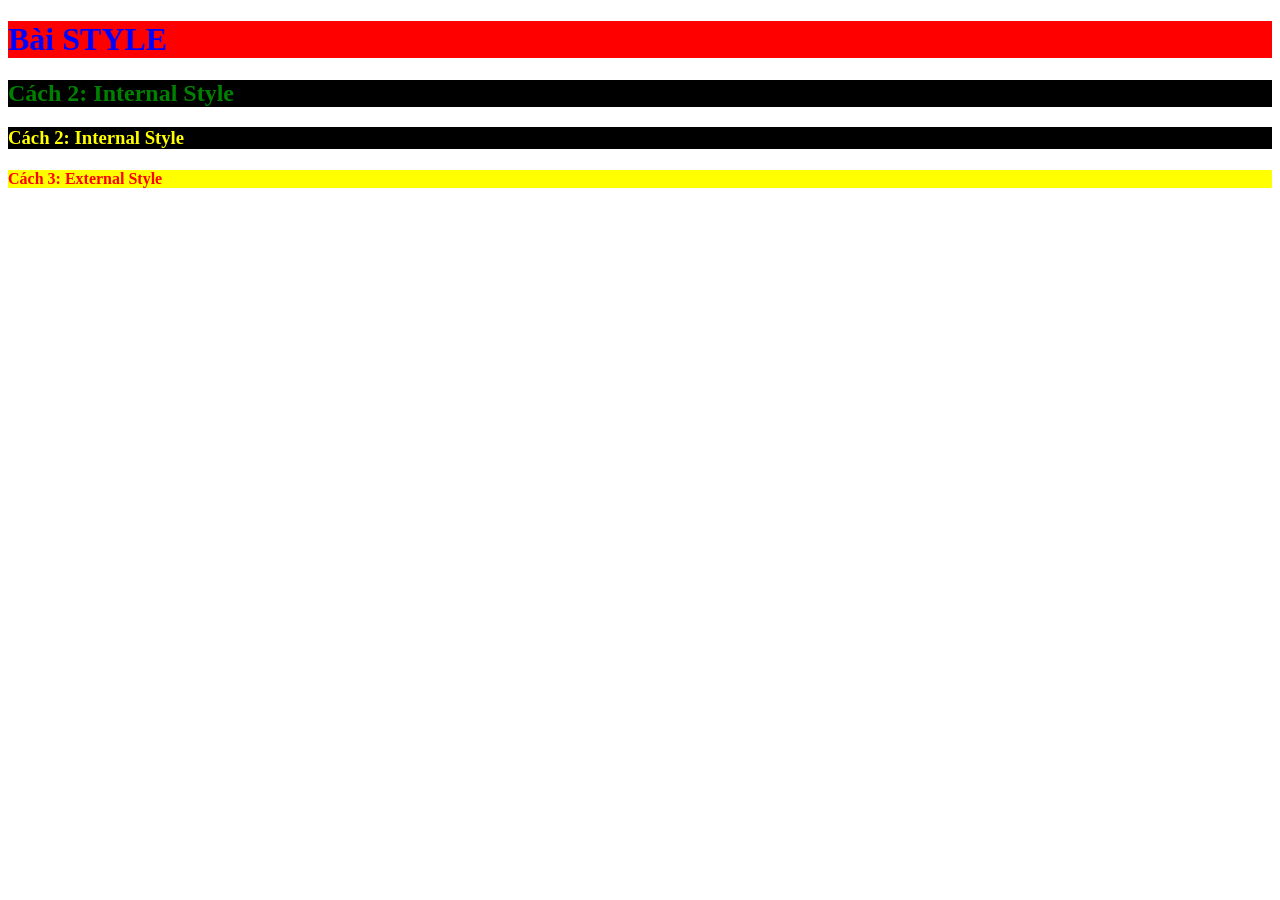
<file: bai4/index.html>
<!-- Gõ dấu ! chọn 1 -->
<!DOCTYPE html>
<html lang="en">
<head>
    <meta charset="UTF-8">
    <meta name="viewport" content="width=device-width, initial-scale=1.0">
    <title>Style</title>
    <link rel="stylesheet" href="style.css">
    <style>
        h2{
            color:pink;
            background-color:black;
        }

        h3{
            color:yellow;
            background-color:black;
        }
    </style>
    
</head>
<body>
    <!-- Cách 1: Inline Style -->
    <!-- color: Quy định màu chữ -->
    <!-- background-color: Quy định màu nền -->
    <h1 style="color:blue; background-color:red">Bài STYLE</h1>

     <!-- Cách 2: Internal Style -->
     <h2 style="color:green">Cách 2: Internal Style</h2>
     <h3>Cách 2: Internal Style</h3>

    <!-- Cách 3: External Style -->
     <h4>Cách 3: External Style</h4>

</body>
</html>
</file>
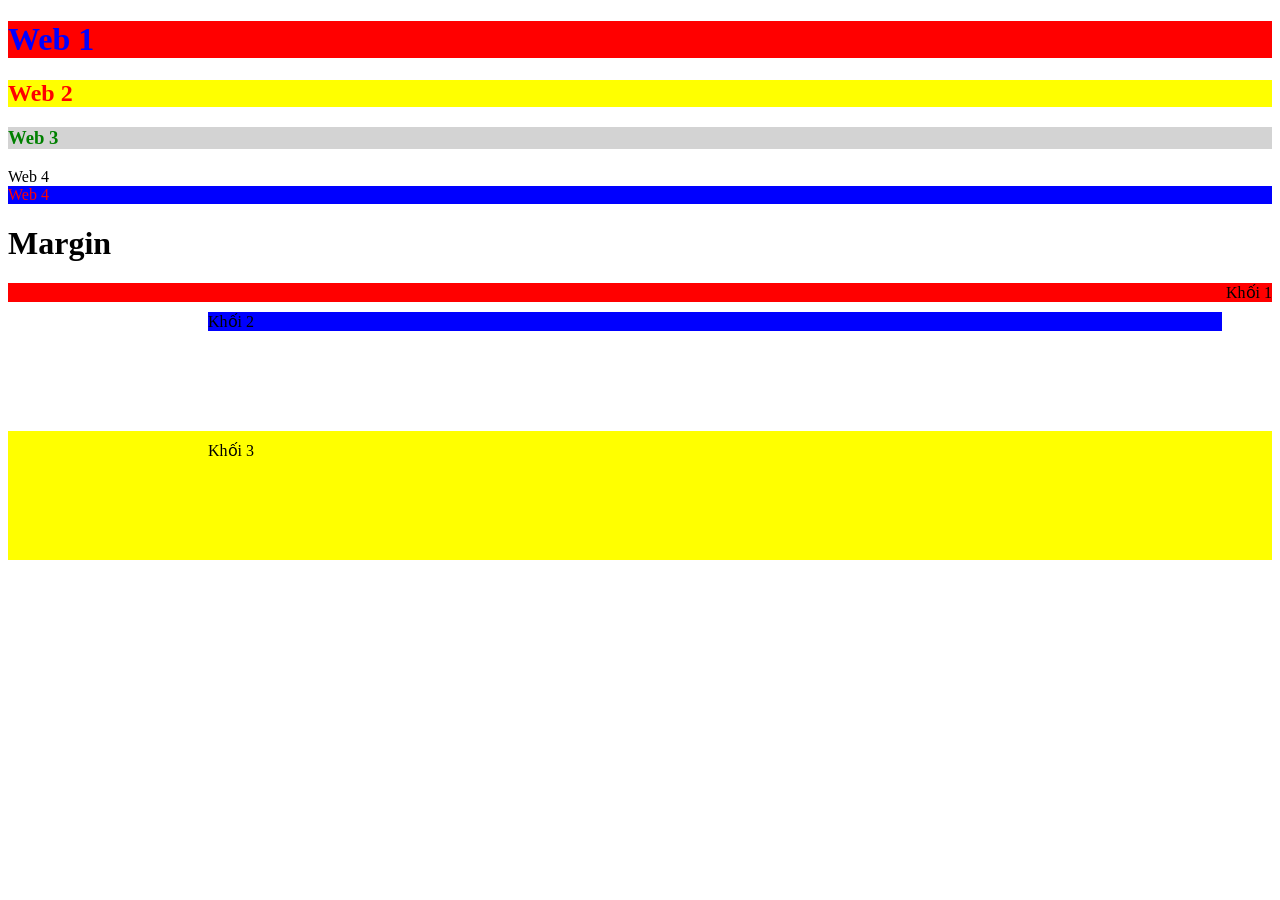
<file: bai5/index.html>
<!DOCTYPE html>
<html lang="en">
<head>
    <meta charset="UTF-8">
    <meta name="viewport" content="width=device-width, initial-scale=1.0">
    <title>Document</title>
    <link rel="stylesheet" href="style.css">
    <style>
        .khoi-1{
            background-color: red;
            display: flex;
            justify-content: flex-end;
            /*justify-content: Đi theo chiều ngang*/
            /*flex-start: Đi sang trái*/
            /*flex-end: Đi sang phải*/
            /*center: Ở giữa*/
            /*space-between: Cách đều 2 đầu*/
            /*space-around: Cách đều nhau*/
            /*align-items: Đi theo chiều dọc */
            /*flex-start: Đi lên trên*/
            /*flex-end: Đi xuống dưới*/
            /*center: Ở giữa*/
        }
        .khoi-2{
            background-color: blue;
            /*margin truyền 1 giá trị thì sẽ cách xung quanh = giá trị dó*/
            /*2 giá trị: giá trị đầu (trên,dưới) giá trị sau (trái,phải)*/
            /*4 giá trị: Thứ tự trên,phải,dưới,trái*/
            margin: 10px 50px 100px 200px;
        }
        .khoi-3{
            background-color: yellow;
            padding: 10px 20px 100px 200px;
        }
    </style>

</head>
<body>
   <h1 style="color:blue; background-color:red">Web 1</h1>

   <!-- Nếu là id sd dấu # + tên id -->
   <!-- ví dụ ở dưới: #tieude-1 -->
   <h2 id="tieude-1">Web 2</h2>

   <!-- Nếu là class sd dấu . + tên class -->
   <!-- ví dụ ở dưới: .tieude-2 -->
   <h3 class="tieude-2">Web 3</h3>
   <div>Web 4</div>
   <div class="Web4">Web 4</div>

   

   <h1>Margin</h1>

   <div class="khoi-1">Khối 1</div>
   <div class="khoi-2">Khối 2</div>
   <div class="khoi-3">Khối 3</div>


   
</body>
</html>
</file>
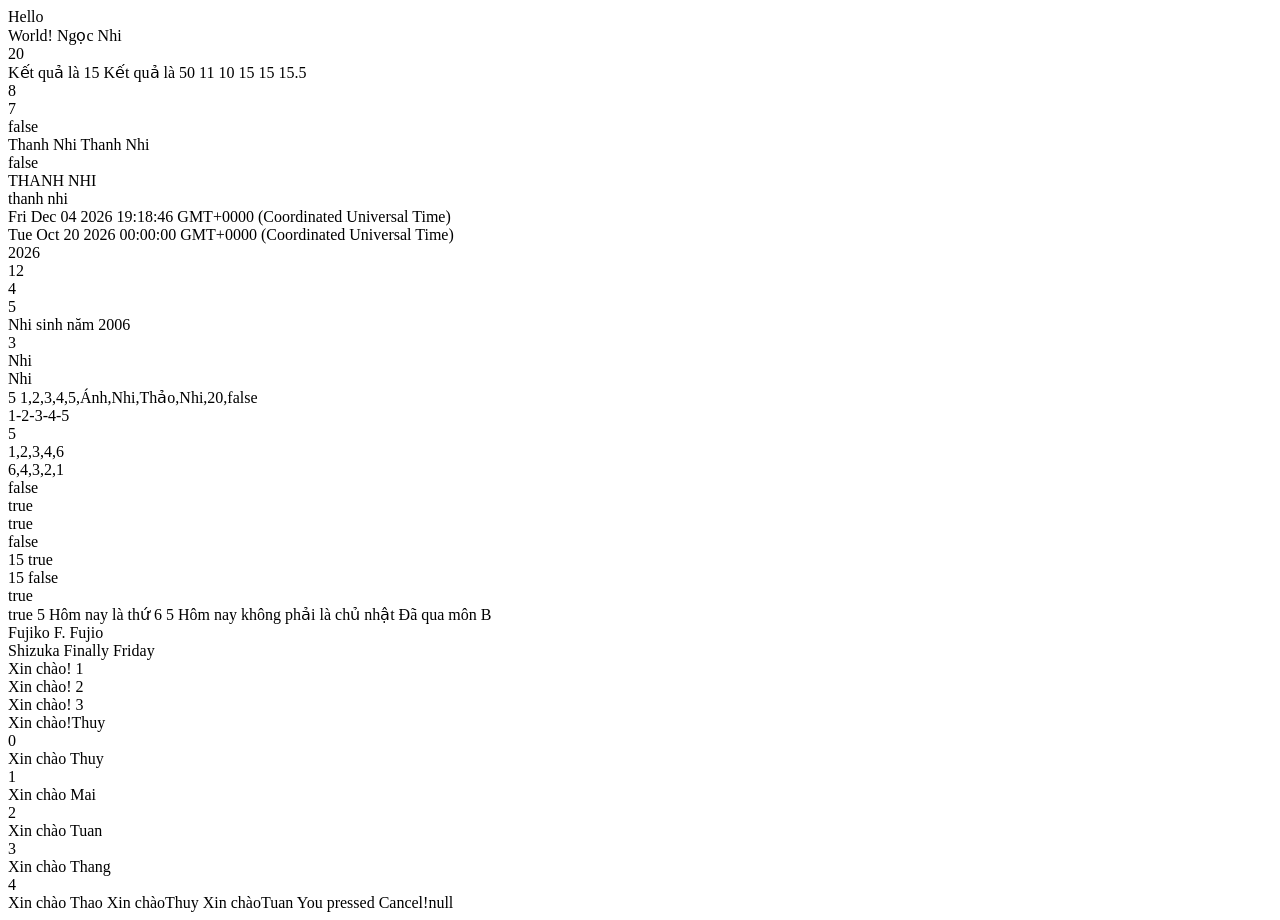
<file: bai7-JavaScript/index.html>
<!DOCTYPE html>
<html lang="en">
<head>
    <meta charset="UTF-8">
    <meta name="viewport" content="width=device-width, initial-scale=1.0">
    <title>Bài 7 - JavaScript</title>
</head>
<body>
    <!-- Internal JavaScript -->
    <script>
        //Có thể thêm mã nguồn html vào trong JS
        //Lưu ý: html phải đặt trong dấu " "
        document.writeln("Hello <br> World!");

        var tenSinhVien = "Ngọc Nhi";
        var tuoi = 20;
        document.writeln(tenSinhVien + "<br>" + tuoi + "<br>");

        var soThuNhat = 10;
        var soThuHai = 5;
        // + - * /
        // % chia lấy phần dư
        var ketQua = soThuNhat + soThuHai;
        document.writeln("Kết quả là " + ketQua);

        var ketQua = soThuNhat * soThuHai;
        document.writeln("Kết quả là " + ketQua);

        // ++ --
        document.writeln(++soThuNhat);
        document.writeln(--soThuNhat);

        // += -= *= /= %=
        //Tương đương: soThuNhat = soThuNhat + soThuHai
        soThuNhat+=soThuHai
        document.writeln(soThuNhat);

        //Kiểu dữ liệu
        //string
        //Number Số
        //boolean (true/false)

        var a = "10";
        var b = "5";
        //Chuyển string => number dùng: parseInt()
        var tong = parseInt(a) + parseInt(b);
        document.writeln(tong);

        var a = "10";
        var b = "5.5";
        //Chuyển string => số thực dùng: parseFloat()
        var tong = parseInt(a) + parseFloat(b);
        document.writeln(tong);

        //String
        document.writeln("<br>");
        //Kiểm tra độ dài chuỗi length
        document.writeln(tenSinhVien.length);

        //Nối chuỗi +

        //Kiểm tra tồn tại
        //indexOf: Tìm vị trí xuất hiện đầu tiên (có - vị trí/ k có -1)
        document.writeln("<br>");
        document.writeln(tenSinhVien.indexOf("i"));

        //includes: Kiểm tra xem từ có trong chuỗi không? Có = True / Không = False
        document.writeln("<br>");
        document.writeln(tenSinhVien.includes("n"));

        //replace (thay thế chuỗi)
        document.writeln("<br>");
        document.writeln(tenSinhVien.replace("Ngọc", "Thanh"));
        tenSinhVien = tenSinhVien.replace("Ngọc", "Thanh");
        document.writeln(tenSinhVien)

        //Kiểm tra ký tự bắt đầu
        //StartsWith
        document.writeln("<br>");
        document.writeln(tenSinhVien.startsWith("Ngọc"));

        //Viết in hoa
        document.writeln("<br>");
        document.writeln(tenSinhVien.toUpperCase());

        //Viết thường 
        document.writeln("<br>");
        document.writeln(tenSinhVien.toLowerCase());

        //Number
        //Kiểm tra dữ liệu có phải số hay không?
        //var a = "10";
        //var so = 20;

        //var kq = isNaN();
        //document.writeln();
        var kq = typeof(so);
        document.writeln();

        //Date
        var homNay = new Date();
        document.writeln("<br>");
        document.writeln(homNay);

        //tháng/ngày/năm
        var ngay = new Date("10/20/2026");
        document.writeln("<br>");
        document.writeln(ngay);

        //Lấy năm
        var nam = homNay.getFullYear();
        document.writeln("<br>");
        document.writeln(nam);

        //Lấy tháng
        var thang = homNay.getMonth() + 1;
        document.writeln("<br>");
        document.writeln(thang);

        //Lấy ngày
        var ngay = homNay.getDate();
        document.writeln("<br>");   
        document.writeln(ngay);

        //Lấy thứ
        var thu = homNay.getDay();
        document.writeln("<br>");
        document.writeln(thu);

        var namSinhNhi = nam - tuoi;
        document.writeln("<br>");
        document.writeln("Nhi sinh năm " + namSinhNhi);

        //Mảng (array): thứ tự 0 1 2 3 4 ....
        var mangSo = [1, 2, 3, 4, 5];
        var mangTen = ["Ánh", "Nhi", "Thảo"];
        var thongTin = ["Nhi", 20, false];

        document.writeln("<br>");
        document.writeln(mangSo[2]);

        document.writeln("<br>");
        document.writeln(mangTen[1]);

        document.writeln("<br>");
        document.writeln(thongTin[0]);  

        //Kiểm tra mảng length
        document.writeln("<br>");
        document.writeln(mangSo.length);

        //Gộp mảng: concat
        var mang = mangSo.concat(mangTen, thongTin);
        document.writeln(mang);
        
        //join
        document.writeln("<br>");
        document.writeln(mangSo.join("-"));

        //pop: Lấy ra số cuối cùng
        document.writeln("<br>");
        document.writeln(mangSo.pop());

        //push: Thêm phần tử vào cuối mảng
        document.writeln("<br>");
        mangSo.push(6);
        document.writeln(mangSo);

        //reverse: Đảo ngược mảng
        document.writeln("<br>");
        document.writeln(mangSo.reverse());

        //var soThuNhat = 10;
        //var soThuHai = 5;
        // == : So sánh =
        // != : So sánh khác
        // >  : Lớn hơn
        // <  : Nhỏ hơn
        // >= :  Lớn hơn hoặc bằng
        // <= : Nhỏ hơn hoặc bằng
        document.writeln("<br>");
        document.writeln(soThuNhat == soThuHai);

        document.writeln("<br>");
        document.writeln(soThuNhat != soThuHai);

        document.writeln("<br>");
        document.writeln(soThuNhat > soThuHai);

        document.writeln("<br>");
        document.writeln(soThuNhat < soThuHai);

        document.writeln("<br>");
        document.writeln(soThuNhat);
        document.writeln(soThuNhat >= 11);

        document.writeln("<br>");
        document.writeln(soThuNhat);
        document.writeln(soThuNhat <= 14);

        //var soThuNhat = 15;
        //var soThuHai = 5;
        var c = "10";
        var d = "5.5";
        // && : Và  || : Hoặc
        //True && True = True
        //True && False = False
        //False && False = False
        document.writeln("<br>");
        document.writeln(soThuNhat > soThuHai) && (c < d);

        //True || False = True
        document.writeln("<br>");
        document.writeln(soThuNhat > soThuHai) || (c < d);

        //var thu = homNay.getDay();
        document.writeln(thu);
        if (thu == 5) {
            document.writeln("Hôm nay là thứ 6");
        } 
        else{
            document.writeln("Hôm nay không phải là thứ 6");
        }

        //
        document.writeln(thu);
        if (thu == 0) {
            document.writeln("Hôm nay là chủ nhật");
        } 
        else{
            document.writeln("Hôm nay không phải là chủ nhật");
        }

        //Ví dụ
        var diem = 8;
        if (diem > 4){
            document.writeln("Đã qua môn");
        }
        else{
            document.writeln("Chưa qua môn");
        }

        //0 -> 4 F
        //4 -> 5 D
        //5 -> 7 C
        //7 -> 8 B
        //8 -> 10 A
        var diem = 7;
        if (diem > 0 && diem < 4){
            document.writeln("F");
        }
        else if (diem >= 4 && diem < 5){
            document.writeln("D");
        }
        else if (diem >= 5 && diem < 7){
            document.writeln("C");
        }
        else if (diem >= 7 && diem < 8){
            document.writeln("B");
        }
        else if (diem >= 8 && diem < 10){
            document.writeln("A");
        }
        else{
            document.writeln("Điểm không hợp lệ");
        }

        //object: var name = {}
        var thongTinSinhVien = {
            hoTen: "Nguyen Thi Ngoc Nhi",
            tuoi: 20,
            gioiTinh: "False", //True: Nam / False: Nữ
            diaChi: {
                thanhPho: "Ha Noi",
                phuong: "Dong Ngac",
                duong: "Le Van Hien"
            }
        }

        var thongTinPhim = {
            theLoai: "Hoat hinh",
            tenPhim: "Doraemon",
            tacGia: "Fujiko F. Fujio",
            nhanVat: {
                nhanVatChinh: [
                    "Doraemon", "Nobita", "Shizuka", "Suneo", "Jaian"
                ],
                nhanVatPhu: [
                    "Dorami", "Dekisugi", "Tamako"
                ]
            },
            namSangTac: 1969,  
        }

        document.writeln("<br>");
        document.writeln(thongTinPhim.tacGia);
        document.writeln("<br>");
        document.writeln(thongTinPhim.nhanVat.nhanVatChinh[2]);

        //switch case
        var d = new Date();
        var theDay = d.getDay();
        switch (theDay) {
            case 5:
                document.writeln("Finally Friday");
                break;
            case 6:
                document.writeln("Super Saturday");
                break;
            case 0:
                document.writeln("Sleep Sunday");
                break;
            default:
                document.writeln("I'm looking forward to this weekend!");
            }

            //vòng lặp for
            for (var index = 1; index <= 3; index++) {
                document.writeln("<br> Xin chào! " + index);
            }

            var danhSachSinhVien = ["Thuy", "Mai", "Tuan", "Thang", "Thao"];
            document.writeln("<br> Xin chào!" + danhSachSinhVien[0]);
            for (var i = 0; i < danhSachSinhVien.length; i++){
                document.writeln("<br>" + i + "<br>");
                document.writeln("Xin chào " + danhSachSinhVien[i]);
            }
            
            var danhSachSinhVien = ["Thuy", "Mai", "Tuan", "Thang", "Thao"];
            for (var i = 0; i < danhSachSinhVien.length; i++){
                if(danhSachSinhVien[i] == "Thuy" || danhSachSinhVien[i] == "Tuan"){
                    document.writeln("Xin chào" + danhSachSinhVien[i] )
                }
            }

            //popup boxes
            alert("Xin chào!");

            //confirm
            var r = confirm("Press a button")
            if (r == true){
                document.write("You pressed OK!")
            }
            else{
                document.write("You pressed Cancel!")
            }

            //prompt
            r = prompt("Nhập vào họ tên", "nhập tên vào đây!");
            document.write(r)
    </script>

    <!-- external JS -->
     <!-- <script src="script.js"></script> -->
</body>
</html>
</file>
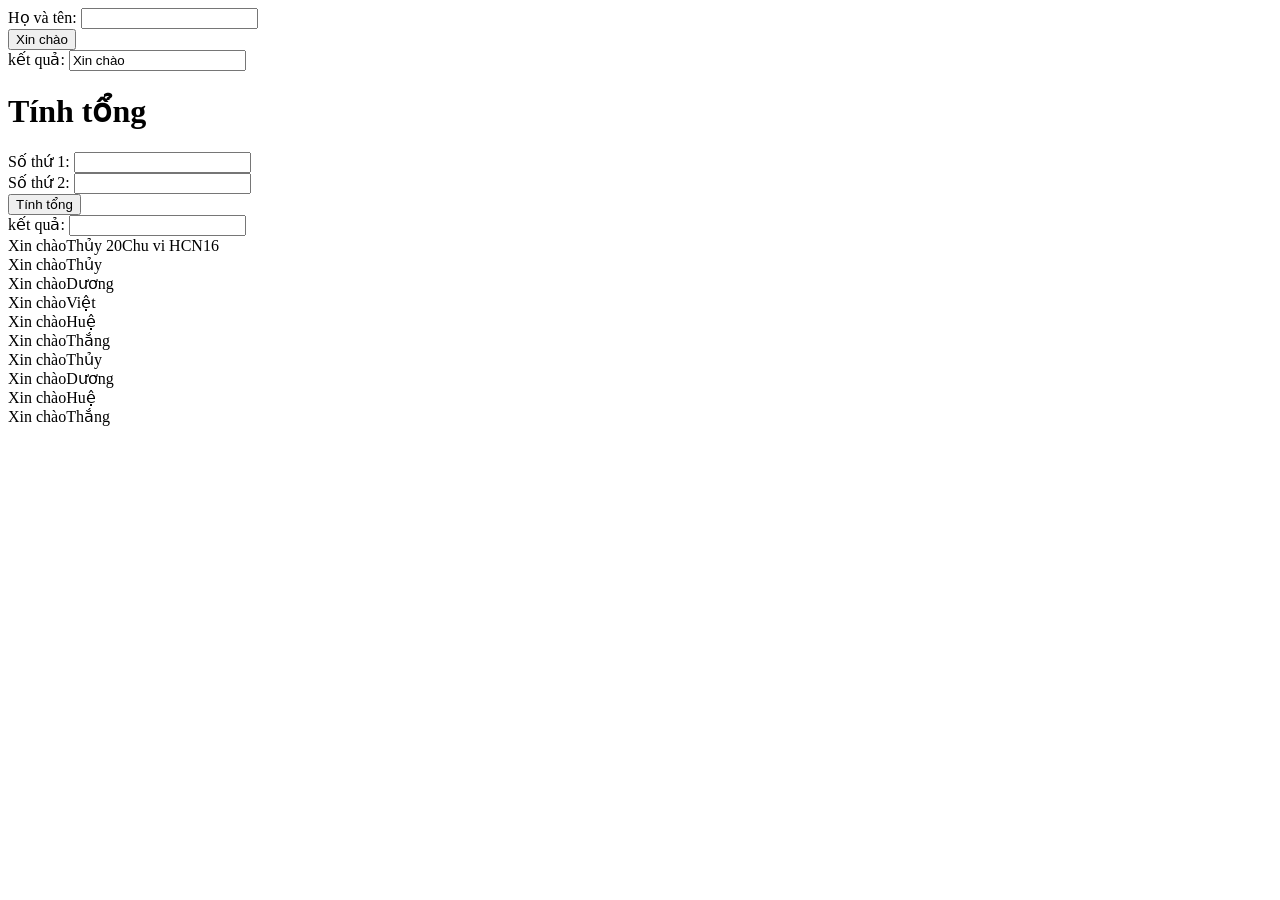
<file: bai8-JS/index.html>
<!DOCTYPE html>
<html lang="en">
<head>
    <meta charset="UTF-8">
    <meta name="viewport" content="width=device-width, initial-scale=1.0">
    <title>Bài 9 - JS</title>
</head>
<body>
    <div>
        Họ và tên: <input type="text" id="hoVaTen">
    </div>
    <div>
        <button onclick="xinChao2('Ngọc Nhi',20)">Xin chào</button>
    </div>
    <div>
        kết quả: <input tyoe="text" id="ketQua">
    </div>

    <h1>Tính tổng</h1>
    <div>
        Số thứ 1: <input type="number" id="soThuNhat">
    </div>
    <div>
        Số thứ 2: <input type="number" id="soThuHai">
    </div>
    <div>
        <button onclick="tinhTong()">Tính tổng</button>
    </div>
    <div>
        kết quả: <input type="text" id="tong">
    </div>
    <script>
        function tinhTong(){
            var soThuNhat = document.getElementById("soThuNhat").value;
            var soThuHai = document.getElementById("soThuHai").value;
            var tong = parseInt(soThuNhat) + parseInt(soThuHai);
            document.getElementById("tong").value = tong;
        }
        //Function: Hàm
        //Để tạo Function dùng cú pháp
        //function + tên (){}
        //tên hàm viết liền k dấu
        function xinChao(){
            var ten = document.getElementById("hoVaTen").value;
            document.getElementById("ketQua").value = "Xin chào" + ten;
            //document.write("Xin Chào!");
        }

        //gọi hàm
        xinChao();
        xinChao();

        //2. hàm có tham số 
        //function + tên (tham số){}
        //Lưu ý: Các tham số ngăn cách nhau bằng dấu ","
        function xinChao2(ten){
            document.write("Xin chào" + ten);
        }
        xinChao("Thủy")

        //Sửa hàm xinChao2 in ra xin chào + tên + tuổi
        function xinChao2(ten, tuoi){
            document.write("Xin chào"+ ten +" "+ tuoi);
        }
        xinChao2("Thủy", 20);

        //Tạo hàm tính chu vi hình chữ nhật
        function chuViHCN(dai, rong){
            document.write("Chu vi HCN"+ (dai + rong)*2 );
        }
        chuViHCN(5, 3);

        var danhSachSinhVien = ["Thủy", "Dương", "Việt", "Huệ", "Thắng"]
        
        //Dùng for in ra xin chào từng tên trong mảng
        for(var i = 0; i < danhSachSinhVien.length; i++){
            document.write("<br>"+ "Xin chào" + danhSachSinhVien[i]);
        }

        //in ra xin chào những người k tên Việt
        for(var i = 0; i < danhSachSinhVien.length; i++){
            if(danhSachSinhVien[i] != "Việt"){
                document.write("<br>"+ "Xin chào" + danhSachSinhVien[i]);
            }
        }

        //hàm có 2 tham số(tìm kiếm tên sinh viên)
        //danh sách sinh viên, tên sinh viên cần tìm
        //Đầu ra: Nếu có thì in ra có sinh viên/ Nếu k: không có sinh viên
        
        var danhSachSinhVien = ["Thủy", "Dương", "Việt", "Huệ", "Thắng"]
        function timKiemSinhVien(ds, ten){
            var coSinhVien = false;
            for(var i = 0; i < ds.length; i++){
                if(ds[i] == ten){
                    coSinhVien = true;
                }
            }
            if(coSinhVien == true){
                document.write("<br> Có sinh viên" + ten + "trong danh sách");
            }
            else{
                 document.write("<br> Không có sinh viên" + ten + "trong danh sách");
            }
        }
        timKiemSinhVien(danhSachSinhVien, Lan)
        


    </script>
    
</body>
</html>
</file>
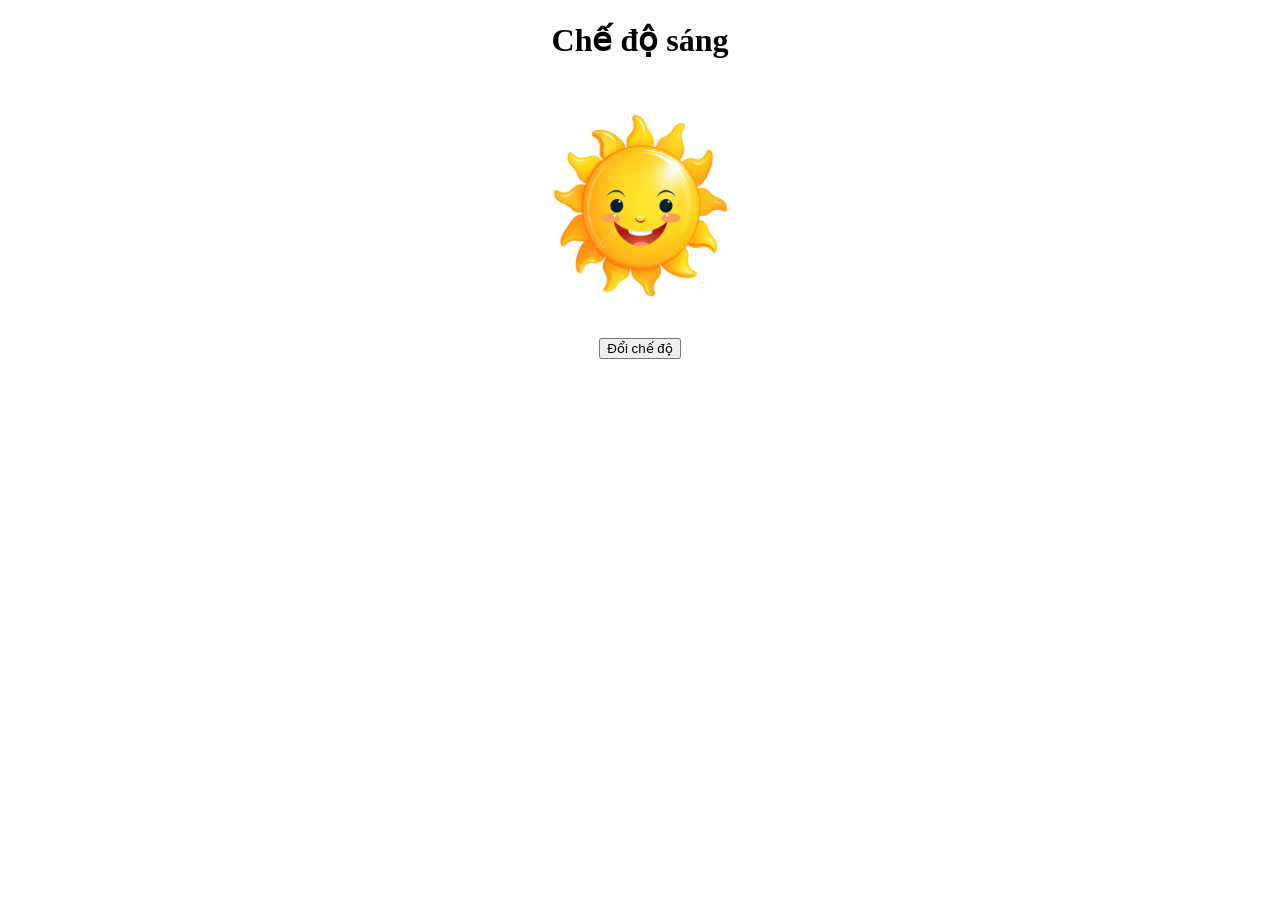
<file: bai9-JS/index.html>
<!DOCTYPE html>
<html lang="en">
<head>
    <meta charset="UTF-8">
    <meta name="viewport" content="width=device-width, initial-scale=1.0">
    <title>Bài 9 - JS</title>
    <style>
        .khoi{
            text-align: center;
        }
        img{
            width: 20%
        }
    </style>
</head>
<body>
    <div class="khoi">
        <h1>Chế độ sáng</h1>
        <img src="mattroi.png" alt="">
        <div>
            <button onclick = "doiCheDo()">Đổi chế độ</button>
        </div>
    </div>
    <script>
        //true: sáng / false: tối
        var cheDoHienTai = true;
        function doiCheDo(){
            if(cheDoHienTai == true){
                document.getElementsByTagName("body")[0].style = "background-color: black";
                document.getElementsByTagName("h1")[0].innerHTML = "Chế độ tối";
                document.getElementsByTagName("h1")[0].style = "color: white";
                document.getElementsByTagName("img")[0].src = "mattrang.png"
                cheDoHienTai = false;
            }
            else{
                document.getElementsByTagName("body")[0].style = "background-color: white";
                document.getElementsByTagName("h1")[0].innerHTML = "Chế độ sáng";
                document.getElementsByTagName("h1")[0].style = "color: black";
                document.getElementsByTagName("img")[0].src = "mattroi.png"
                cheDoHienTai = true;
            }
        }
    </script>
</body>
</html>
</file>
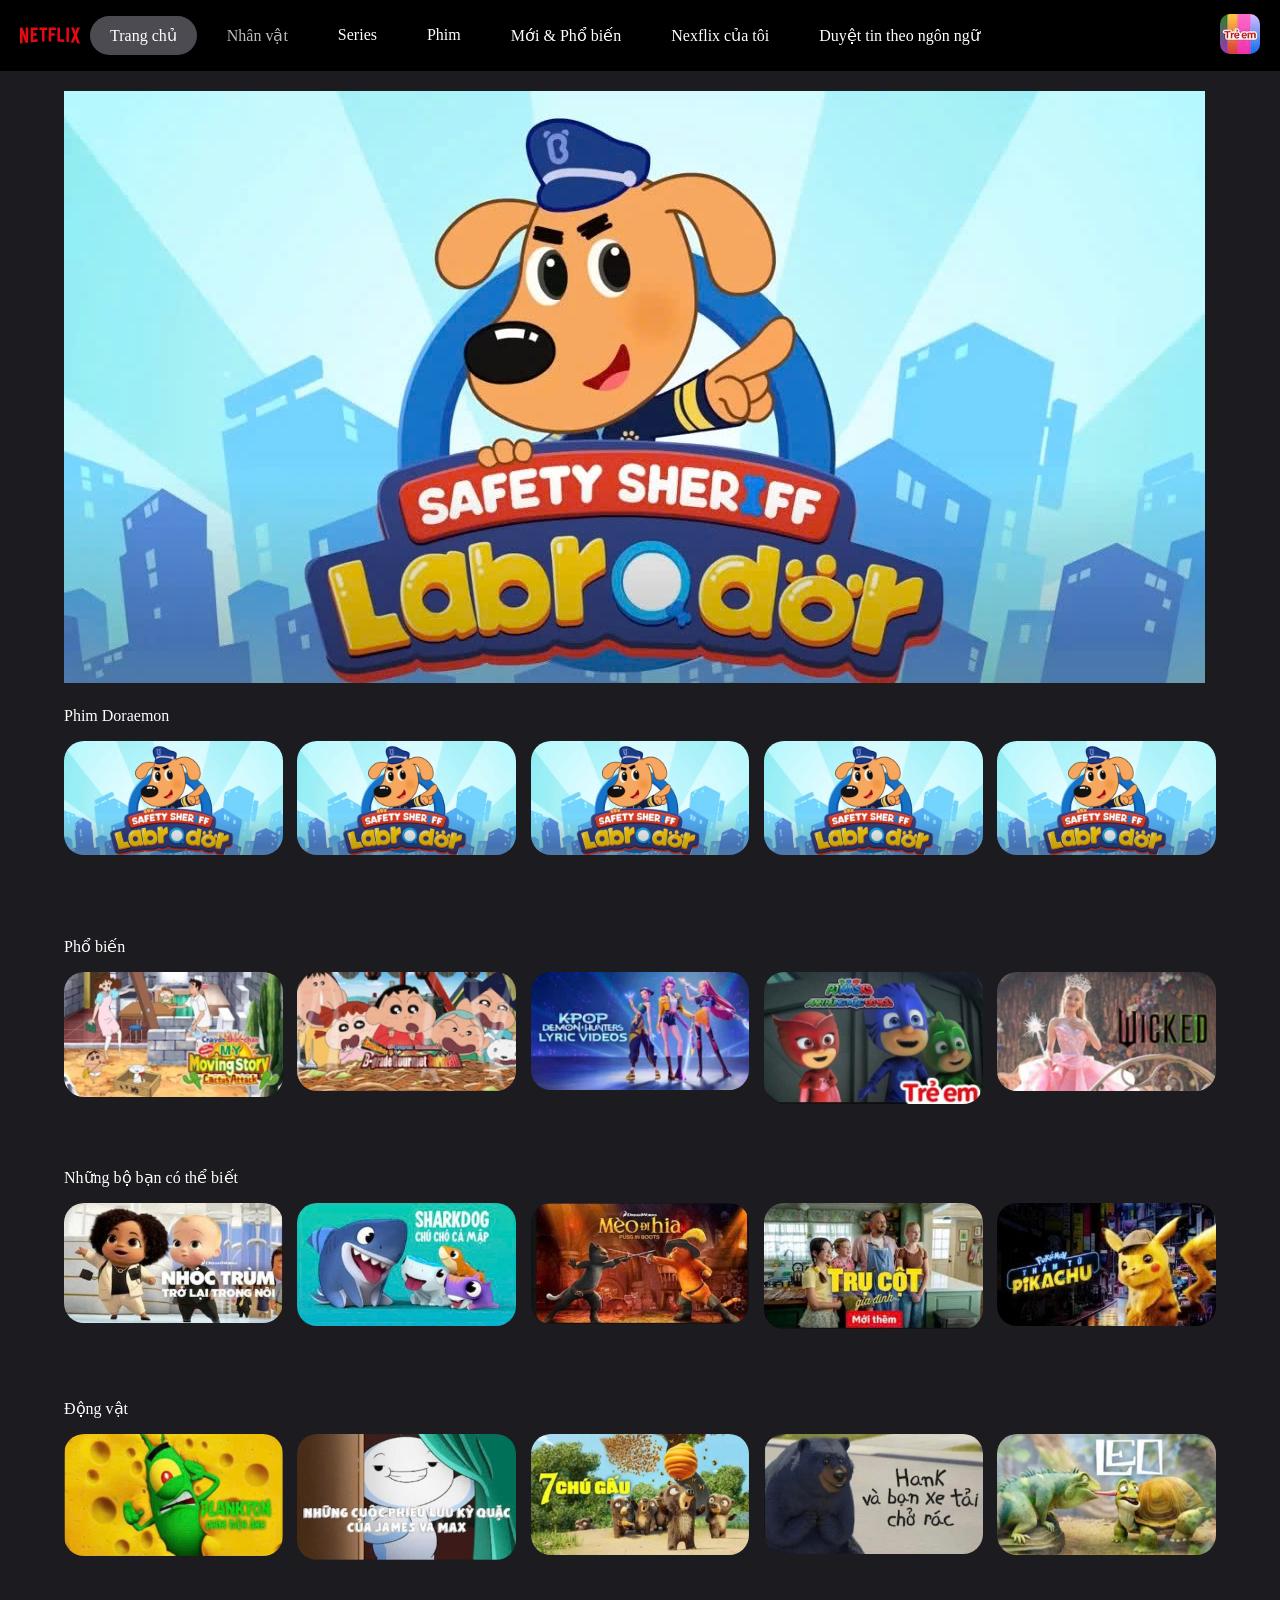
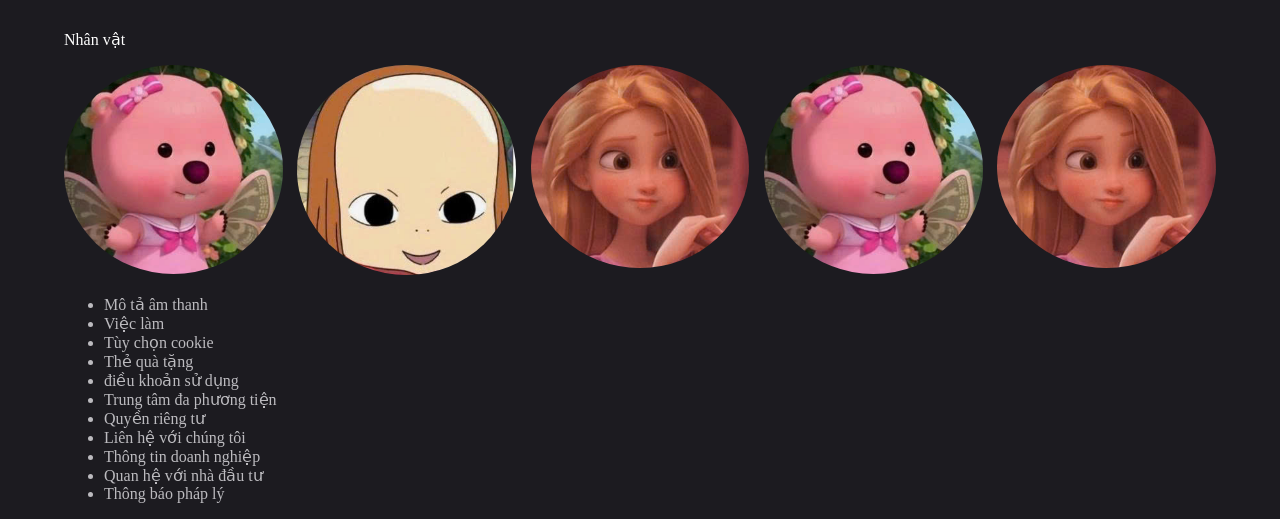
<file: Nexflix/index.html>
<!DOCTYPE html>
<html lang="en">
<head>
    <meta charset="UTF-8">
    <meta name="viewport" content="width=device-width, initial-scale=1.0">
    <title>Trang chủ - Nexflix</title>
    <link rel="stylesheet" href="style.css">
</head>
<body>
    <!-- Đầu trang -->
     <header>
        <!-- Danh mục -->
        <nav class="danh-muc">
            <ul class="danh-sach-muc">
                <img class="logo" src="logo.svg" alt="">
                <li class="muc dang-chon"><a class="lien-ket-muc dang-chon" href="#">Trang chủ</a></li>
                <li class="muc"><a class="lien-ket-muc" href="#">Nhân vật</a></li>
                <li class="muc"><a class="lien-ket-muc" href="#"></a>Series</li>
                <li class="muc"><a class="lien-ket-muc" href="#"></a>Phim</li>
                <li class="muc"><a class="lien-ket-muc" href="#"></a>Mới & Phổ biến</li>
                <li class="muc"><a class="lien-ket-muc" href="#"></a>Nexflix của tôi</li>
                <li class="muc"><a class="lien-ket-muc" href="#"></a>Duyệt tin theo ngôn ngữ</li>
            </ul>
        </nav>
        <div class="chuc-nang">
            <img class="avata" src="avata.jpg" alt="">
        </div>
     </header>
     <!-- Nọi dung chính trang -->
      <main>
        <div class="banner">
            <img clas="banner-img" src="banner.jpg">
        </div>
        <!-- Thể loại -->
        <div class="the-loai">
            <div class="ten-the-loai">
                <p>Phim Doraemon</p>
            </div>
            <div class="danh-sach-phim">
                <div class="phim">
                    <img src="banner.jpg" alt="">
                </div>
                <div class="phim">
                    <img src="banner.jpg" alt="">
                </div>
                <div class="phim">
                    <img src="banner.jpg" alt="">
                </div>
                <div class="phim">
                    <img src="banner.jpg" alt="">
                </div>
                <div class="phim">
                    <img src="banner.jpg" alt="">
                </div>
            </div>
        </div>
        <div class="the-loai">
            <div class="ten-the-loai">
                <p>Phổ biến</p>
            </div>
            <div class="danh-sach-phim">
                <div class="phim">
                    <img src="pb1.png" alt="">
                </div>
                <div class="phim">
                    <img src="pb2.png" alt="">
                </div>
                <div class="phim">
                    <img src="pb3.png" alt="">
                </div>
                <div class="phim">
                    <img src="pb4.png" alt="">
                </div>
                <div class="phim">
                    <img src="pb5.png" alt="">
                </div>
            </div>
        </div>
        <div class="the-loai">
            <div class="ten-the-loai">
                <p>Những bộ bạn có thể biết</p>
            </div>
            <div class="danh-sach-phim">
                <div class="phim">
                    <img src="ưa thích 1.jpg" alt="">
                </div>
                <div class="phim">
                    <img src="ưa thích 2.jpg" alt="">
                </div>
                <div class="phim">
                    <img src="ưa thích 3.jpg" alt="">
                </div>
                <div class="phim">
                    <img src="ưa thích 4.jpg" alt="">
                </div>
                <div class="phim">
                    <img src="ưa thích 5.jpg" alt="">
                </div>
            </div>
        </div>
        <div class="the-loai">
            <div class="ten-the-loai">
                <p>Động vật</p>
            </div>
            <div class="danh-sach-phim">
                <div class="phim">
                    <img src="dv1.jpg" alt="">
                </div>
                <div class="phim">
                    <img src="dv2.jpg" alt="">
                </div>
                <div class="phim">
                    <img src="dv3.jpg" alt="">
                </div>
                <div class="phim">
                    <img src="dv4.jpg" alt="">
                </div>
                <div class="phim">
                    <img src="dv5.jpg" alt="">
                </div>
            </div>
        </div>
      </main>
      <!-- Chân trang -->
       <footer>
            <div class="nhan-vat">
                <p>Nhân vật</p>
                <div class="danh-sach-nhan-vat">
                    <div class="nv">
                        <img src="ct1.jpg">
                    </div>
                    <div class="nv">
                        <img src="ct2.jpg">
                    </div>
                    <div class="nv">
                        <img src="ct3.jpg">
                    </div>
                    <div class="nv">
                        <img src="ct1.jpg">
                    </div>
                    <div class="nv">
                        <img src="ct3.jpg">
                    </div>
                </div>
                <div class="thong-tin">
                    <div class="">
                    <ul class="damh-sach-thong-tin">
                        <div class="cot-1">
                            <li class="">Mô tả âm thanh</li>
                            <li class="">Việc làm</li>
                            <li>Tùy chọn cookie</li>
                        </div>
                        <div class="cot-2">
                            <li class="">Thẻ quà tặng</li>
                            <li class="">điều khoản sử dụng</li>
                            <li>Trung tâm đa phương tiện</li>
                        </div>
                        <div class="cot-3">
                            <li>Quyền riêng tư</li>
                            <li>Liên hệ với chúng tôi</li>
                            <li>Thông tin doanh nghiệp</li>
                        </div>
                        <div class="cot-4">
                            <li>Quan hệ với nhà đầu tư</li>
                            <li>Thông báo pháp lý</li>
                        </div>
                    </ul>
                    </div>

                </div>
            </div>
       </footer>
    
</body>
</html>
</file>
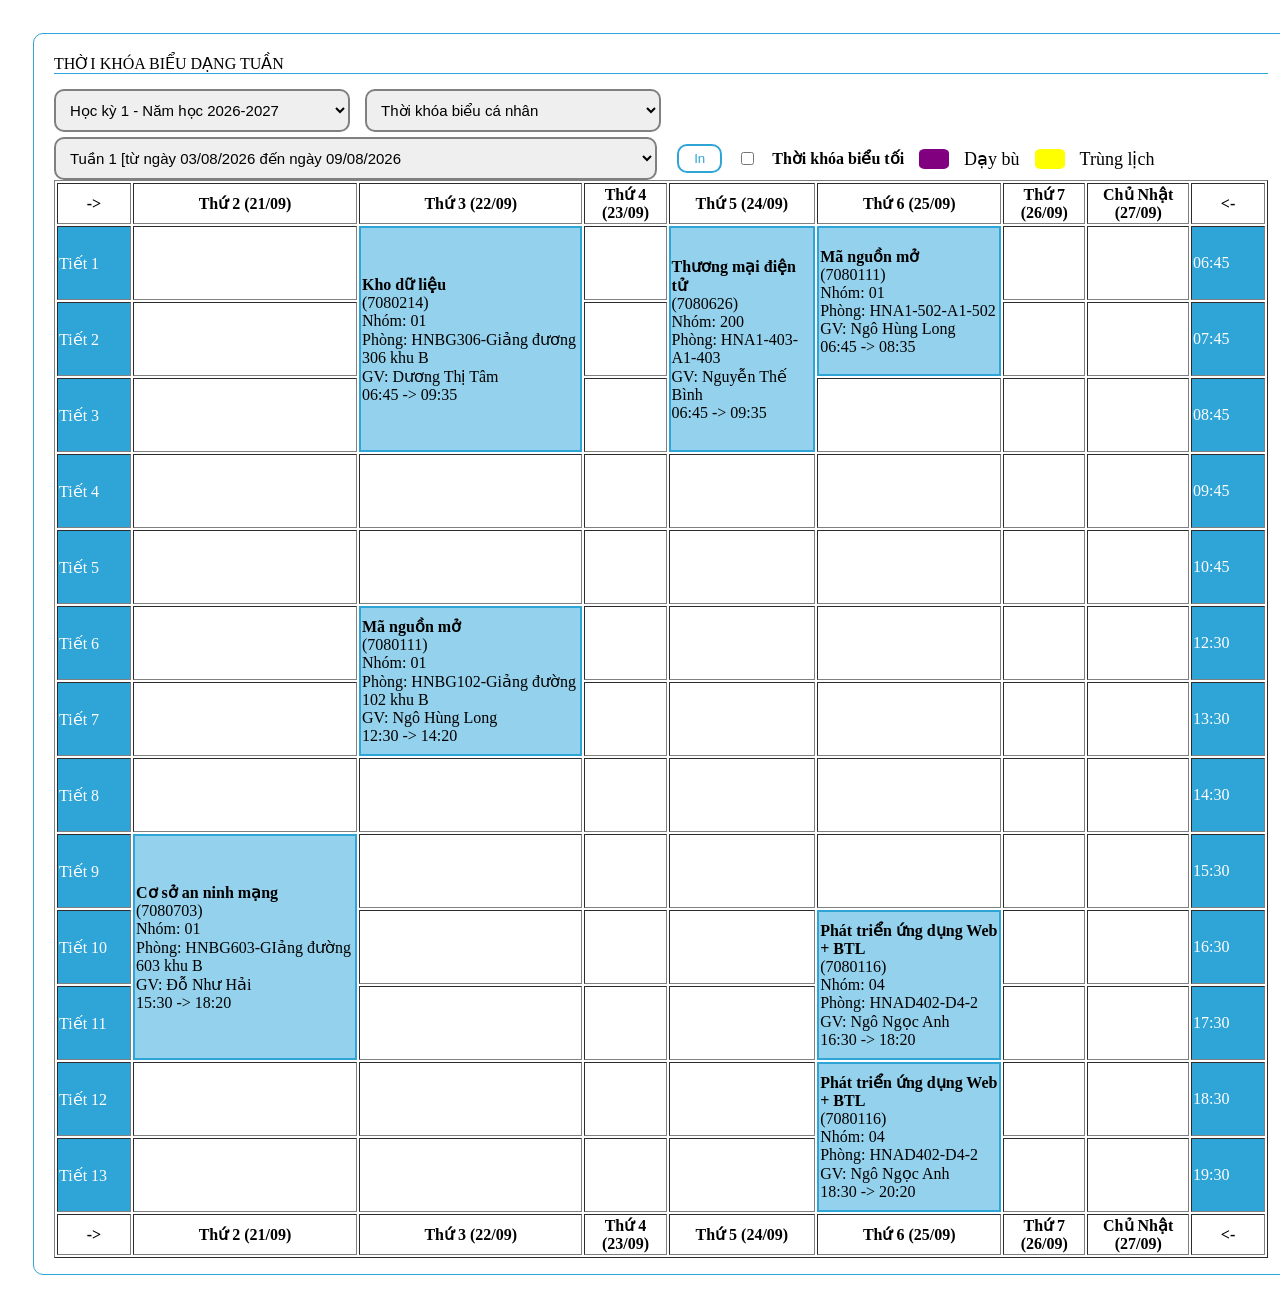
<file: thoikhoabieu/index.html>
<!DOCTYPE html>
<html lang="en">
<head>
    <meta charset="UTF-8">
    <meta name="viewport" content="width=device-width, initial-scale=1.0">
    <title>Thời khóa biểu</title>
    <link rel="stylesheet" href="style.css">
</head>
<body>
    <div class="thoi-khoa-bieu">
        <!-- Tiêu đề -->
        <div class="tieu-de">THỜI KHÓA BIỂU DẠNG TUẦN</div>
        <div class="khoi-trai">
            <div class="thanh-cong-cu">
                <!-- Học kỳ và thời khóa biểu -->
                <div class="nhom-1">
                    <select>
                        <option value="Học kỳ 1 - Năm học 2026-2027">Học kỳ 1 - Năm học 2026-2027</option>
                        <option value="Học kỳ 3 - Năm học 2025-2026">Học kỳ 3 - Năm học 2026-2027</option>
                        <option value="Học kỳ 2 - Năm học 2025-2026">Học kỳ 2 - Năm học 2026-2027</option>
                        <option value="Học kỳ 1 - Năm học 2026-2027">Học kỳ 1 - Năm học 2026-2027</option>
                        <option value="Học kỳ 3 - Năm học 2026-2027">Học kỳ 3 - Năm học 2026-2027</option>
                        <option value="Học kỳ 2 - Năm học 2026-2027">Học kỳ 2 - Năm học 2026-2027</option>
                        <option value="Học kỳ 1 - Năm học 2026-2027">Học kỳ 1 - Năm học 2026-2027</option>
                    </select>
                    <select>
                        <option value="Thời khóa biểu cá nhân">Thời khóa biểu cá nhân</option>
                        <option value="Thời khóa biểu lớp sinh viên">Thời khóa biểu lớp sinh viên</option>
                        <option value="Thời khóa biểu lớp">Thời khóa biểu lớp</option>
                        <option value="Thời khóa biểu môn học">Thời khóa biểu môn học</option>
                        <option value="Thời khóa biểu khoa quản lý sinh viên">Thời khóa biểu quản lý sinh viên</option>
                    </select>
                </div>
            </div>
            <!-- Tuần -->
            <div class="nhom-2">
                <select>
                    <option value="Tuần 1 [từ ngày 03/08/2026 đến ngày 09/08/2026">Tuần 1 [từ ngày 03/08/2026 đến ngày 09/08/2026</option>
                    <option value="Tuần 2 [từ ngày 10/08/2026 đến ngày 16/08/2026">Tuần 2 [từ ngày 10/08/2026 đến ngày 16/08/2026</option>
                    <option value="Tuần 3 [từ ngày 17/08/2026 đến ngày 23/08/2026">Tuần 3 [từ ngày 17/08/2026 đến ngày 23/08/2026</option>
                    <option value="Tuần 4 [từ ngày 24/08/2026 đến ngày 30/08/2026">Tuần 4 [từ ngày 24/08/2026 đến ngày 30/08/2026</option>
                    <option value="Tuần 5 [từ ngày 31/08/2026 đến ngày 06/09/2026">Tuần 5 [từ ngày 31/08/2026 đến ngày 06/09/2026</option>                    <option value="Tuần 6 [từ ngày 07/09/2026 đến ngày 13/09/2026">Tuần 6 [từ ngày 07/09/2026 đến ngày 13/09/2026</option>
                </select>
                <div class="khoi-phai">
                    <button class="nut-in">In</button>
                    <input type="checkbox" value="thoikhoabieutoi"><b>Thời khóa biểu tối</b>
                    <div class="muc-chu-thich">
                        <div class="tim"></div>
                        <span>Dạy bù</span>
                    </div>
                    <div class="muc-chu-thich">
                        <div class="vang"></div>
                        <span>Trùng lịch</span>
                    </div>
                </div>
            </div>
        </div>
        <!-- Thời khóa biểu -->
        <div>
            <table border="1">
                <!-- Hàng 1 -->
                <tr>
                    <th>-></th>
                    <th>Thứ 2 (21/09)</th>
                    <th>Thứ 3 (22/09)</th>
                    <th>Thứ 4 (23/09)</th>
                    <th>Thứ 5 (24/09)</th>
                    <th>Thứ 6 (25/09)</th>
                    <th>Thứ 7 (26/09)</th>
                    <th>Chủ Nhật (27/09)</th>
                    <th><-</th>
                </tr>
                <!--Tiết 1 -->
                <tr>
                    <td class="tiet">Tiết 1</td>
                    <!-- Thứ 2 k có tiết -->
                    <td class="trong"></td>
                    <!-- Thứ 3: Kho dữ liệu học 3 tiết-->
                    <td class="mon-hoc" rowspan="3">
                        <b>Kho dữ liệu</b><br> (7080214)<br>
                        Nhóm: 01<br>
                        Phòng: HNBG306-Giảng đương 306 khu B<br>
                        GV: Dương Thị Tâm<br>
                        06:45 -> 09:35
                    </td>
                    <!-- Thứ 4 k học -->
                     <td class="trong"></td>
                    <!-- Thứ 5: Thương mại điện tử học 3 tiết -->
                    <td class="mon-hoc" rowspan="3">
                        <b>Thương mại điện tử</b><br> (7080626)<br>
                        Nhóm: 200<br>
                        Phòng: HNA1-403-A1-403<br>
                        GV: Nguyễn Thế Bình<br>
                        06:45 -> 09:35
                    </td>
                    <!-- Thứ 6: Mã nguồn mở học 2 tiết -->
                    <td class="mon-hoc" rowspan="2">
                        <b>Mã nguồn mở</b><br> (7080111)<br>
                        Nhóm: 01<br>
                        Phòng: HNA1-502-A1-502<br>
                        GV: Ngô Hùng Long<br>
                        06:45 -> 08:35
                    </td>
                    <!-- Thứ 7 k học -->
                    <td class="trong"></td>
                    <!-- CN k học -->
                    <td class="trong"></td>
                    <!-- Giờ -->
                    <td class="gio">06:45</td>
                </tr>
                <!-- Tiết 2 -->
                <tr>
                    <td class="tiet">Tiết 2</td>
                    <!-- Thứ 2 -->
                    <td class="trong"></td>
                    <!-- Thứ 4 -->
                    <td class="trong"></td>
                    <!-- Thứ 7 -->
                    <td class="trong"></td>
                    <!-- CN -->
                    <td class="trong"></td>
                    <td class="gio">07:45</td>
                </tr>
                <!-- Tiết 3 -->
                <tr>
                    <td class="tiet">Tiết 3</td>
                    <!-- Thứ 2 -->
                    <td class="trong"></td>
                    <!-- Thứ 4 -->
                    <td class="trong"></td>
                    <!-- Thứ 6 -->
                    <td class="trong"></td>
                    <!-- Thứ 7 -->
                    <td class="trong"></td>
                    <!-- CN -->
                    <td class="trong"></td>
                    <td class="gio">08:45</td>
                </tr>
                <!-- Tiết 4 -->
                <tr>
                    <td class="tiet">Tiết 4</td>
                    <td class="trong"></td>
                    <td class="trong"></td>
                    <td class="trong"></td>
                    <td class="trong"></td>
                    <td class="trong"></td>
                    <td class="trong"></td>
                    <td class="trong"></td>
                    <td class="gio">09:45</td>
                </tr>
                <!-- Tiết 5 -->
                <tr>
                    <td class="tiet">Tiết 5</td>
                    <td class="trong"></td>
                    <td class="trong"></td>
                    <td class="trong"></td>
                    <td class="trong"></td>
                    <td class="trong"></td>
                    <td class="trong"></td>
                    <td class="trong"></td>
                    <td class="gio">10:45</td>
                </tr>
                <!-- Tiết 6 -->
                <tr>
                    <td class="tiet">Tiết 6</td>
                    <td class="trong"></td>
                    <!-- Thứ 3: Mã nguồn mở học 2 tiết -->
                    <td class="mon-hoc" rowspan="2">
                        <b>Mã nguồn mở</b><br> (7080111)<br>
                        Nhóm: 01<br>
                        Phòng: HNBG102-Giảng đường 102 khu B<br>
                        GV: Ngô Hùng Long<br>
                        12:30 -> 14:20
                    </td>
                    <td class="trong"></td>
                    <td class="trong"></td>
                    <td class="trong"></td>
                    <td class="trong"></td>
                    <td class="trong"></td>
                    <td class="gio">12:30</td>
                </tr>
                <!-- Tiết 7 -->
                <tr>
                    <td class="tiet">Tiết 7</td>
                    <!-- Thứ 2 -->
                    <td class="trong"></td>
                    <!-- Thứ 4 -->
                    <td class="trong"></td>
                    <!-- Thứ 5 -->
                    <td class="trong"></td>
                    <!-- Thứ 6 -->
                    <td class="trong"></td>
                    <!-- Thứ 7 -->
                    <td class="trong"></td>
                    <!-- CN -->
                    <td class="trong"></td>
                    <td class="gio">13:30</td>
                </tr>
                <!-- Tiết 8 -->
                <tr>
                    <td class="tiet">Tiết 8</td>
                    <td class="trong"></td>
                    <td class="trong"></td>
                    <td class="trong"></td>
                    <td class="trong"></td>
                    <td class="trong"></td>
                    <td class="trong"></td>
                    <td class="trong"></td>
                    <td class="gio">14:30</td>
                </tr>
                <!-- Tiết 9 -->
                <tr>
                    <td class="tiet">Tiết 9</td>
                    <!-- Thứ 2: Cơ sở an ninh mạng học 3 tiết -->
                    <td class="mon-hoc" rowspan="3">
                        <b>Cơ sở an ninh mạng</b><br> (7080703)<br>
                        Nhóm: 01<br>
                        Phòng: HNBG603-GIảng đường 603 khu B<br>
                        GV: Đỗ Như Hải<br>
                        15:30 -> 18:20
                    </td>
                    <td class="trong"></td>
                    <td class="trong"></td>
                    <td class="trong"></td>
                    <td class="trong"></td>
                    <td class="trong"></td>
                    <td class="trong"></td>
                    <td class="gio">15:30</td>
                </tr>
                <!-- Tiết 10 -->
                <tr>
                    <td class="tiet">Tiết 10</td>
                    <!-- Thứ 3 -->
                    <td class="trong"></td>
                    <!-- THứ 4 -->
                    <td class="trong"></td>
                    <!-- Thứ 5 -->
                    <td class="trong"></td>
                    <!-- Thứ 6: Phát triển ứng dụng Web + BTL -->
                    <td class="mon-hoc" rowspan="2">
                        <b>Phát triển ứng dụng Web + BTL</b><br> (7080116)<br>
                        Nhóm: 04<br>
                        Phòng: HNAD402-D4-2<br>
                        GV: Ngô Ngọc Anh<br>
                        16:30 -> 18:20 
                    </td>
                    <!-- Thứ 7 -->
                    <td class="trong"></td>
                    <!-- CN -->
                    <td class="trong"></td>
                    <td class="gio">16:30</td>
                </tr>
                <!-- Tiết 11 -->
                <tr>
                    <td class="tiet">Tiết 11</td>
                    <!-- Thứ 3 -->
                    <td class="trong"></td>
                    <!-- Thứ 4 -->
                    <td class="trong"></td>
                    <!-- Thứ 5 -->
                    <td class="trong"></td>
                    <!-- Thứ 7 -->
                    <td class="trong"></td>
                    <!-- CN -->
                    <td class="trong"></td>
                    <td class="gio">17:30</td>
                </tr>
                <!-- Tiết 12 -->
                <tr>
                    <td class="tiet">Tiết 12</td>
                    <td class="trong"></td>
                    <td class="trong"></td>
                    <td class="trong"></td>
                    <td class="trong"></td>
                    <td class="mon-hoc" rowspan="2">
                        <b>Phát triển ứng dụng Web + BTL</b><br> (7080116)<br>
                        Nhóm: 04<br>
                        Phòng: HNAD402-D4-2<br>
                        GV: Ngô Ngọc Anh<br>
                        18:30 -> 20:20 
                    </td>
                    <td class="trong"></td>
                    <td class="trong"></td>
                    <td class="gio">18:30</td>
                </tr>
                <!-- Tiết 13 -->
                <tr>
                    <td class="tiet">Tiết 13</td>
                    <!-- Thứ 2 -->
                    <td class="trong"></td>
                    <!-- Thứ 3 -->
                    <td class="trong"></td>
                    <!-- Thứ 4 -->
                    <td class="trong"></td>
                    <!-- Thứ 5 -->
                    <td class="trong"></td>
                    <!-- Thứ 7 -->
                    <td class="trong"></td>
                    <!-- CN -->
                    <td class="trong"></td>
                    <td class="gio">19:30</td>
                </tr>
                <!-- Hàng cuối -->
                <tr>
                    <th>-></th>
                    <th>Thứ 2 (21/09)</th>
                    <th>Thứ 3 (22/09)</th>
                    <th>Thứ 4 (23/09)</th>
                    <th>Thứ 5 (24/09)</th>
                    <th>Thứ 6 (25/09)</th>
                    <th>Thứ 7 (26/09)</th>
                    <th>Chủ Nhật (27/09)</th>
                    <th><-</th>
                </tr>
            </table>
         </div>
    </div>
    
</body>
</html>
</file>
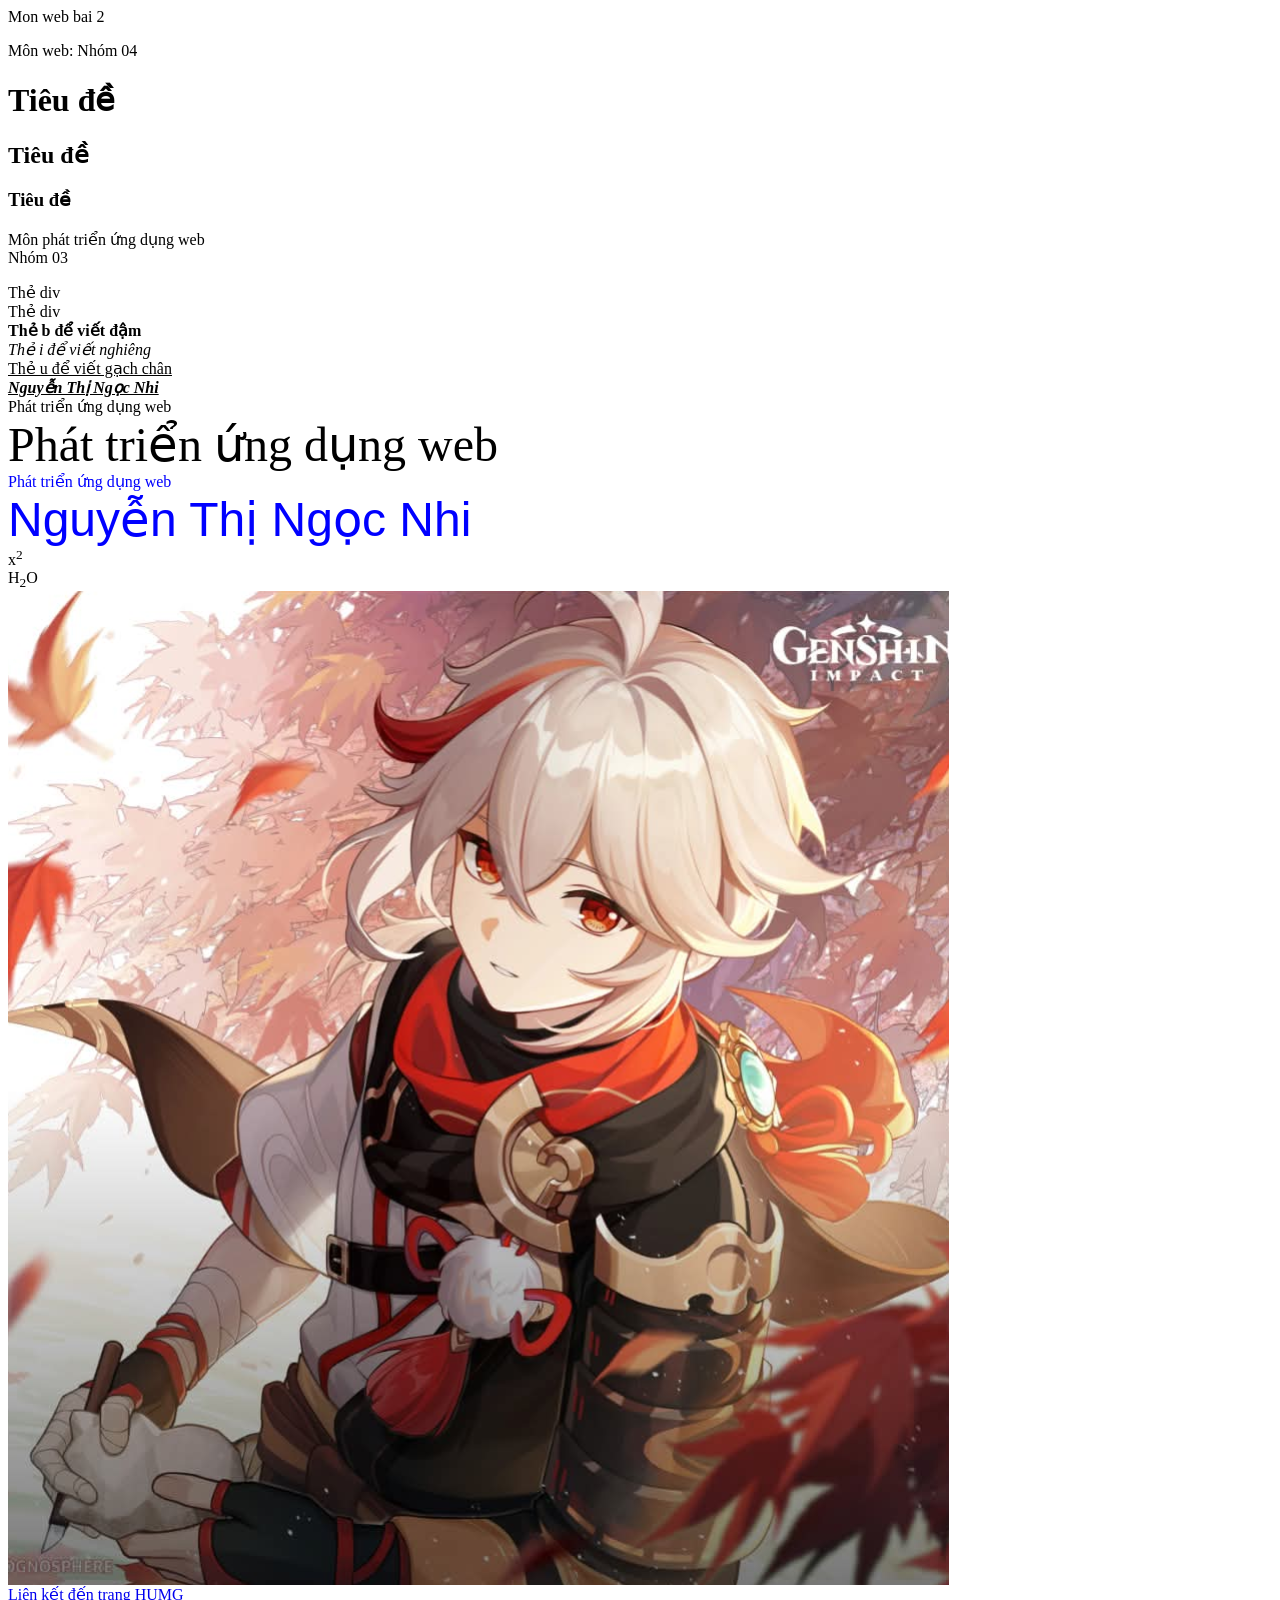
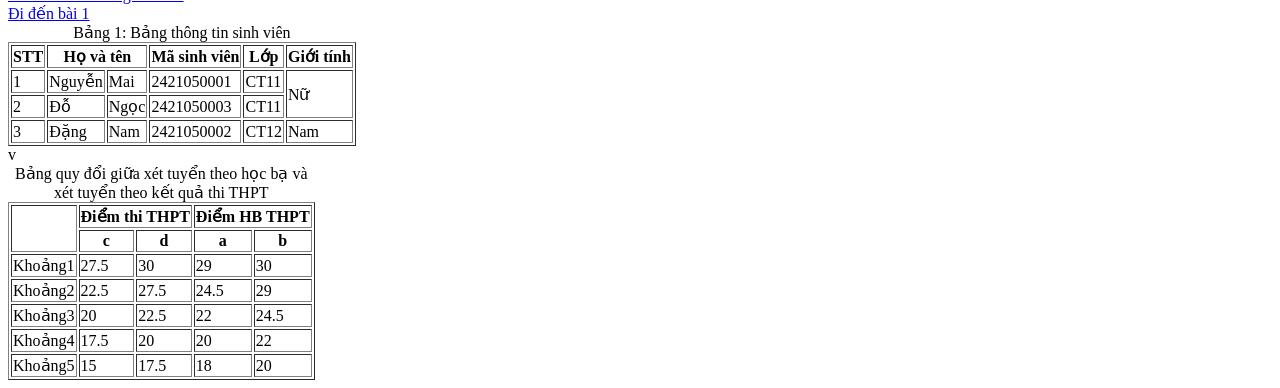
<file: Bai2/bai2.html>
<html>
    <head>
        <title>Bài 2</title>
    </head>
    <body>
        <!-- Để chú thích dùng -->
        <!-- Có 2 cách để chú thích nhanh trong visual
            Cách 1: Ctrl + K + C
            Cách 2: Ctrl + /
        -->
        <p>Mon web bai 2</p>

        <!-- p: Thẻ phân đoạn -->
         <p>Môn web: Nhóm 04</p>

         <!-- H: đề mục -->
          <h1>Tiêu đề</h1>
          <h2>Tiêu đề</h2>
          <h3>Tiêu đề</h3>

          <!-- Thẻ br: để xuống dòng -->
           <p>
            Môn phát triển ứng dụng web<br>Nhóm 03
           </p>

           <!-- Thẻ div: nhóm các khối -->
           <div>Thẻ div</div>
           <div>Thẻ div</div>

           <b>Thẻ b để viết đậm</b> <br>
           <i>Thẻ i để viết nghiêng</i> <br>
           <u>Thẻ u để viết gạch chân</u> <br>
           <b><i><u>Nguyễn Thị Ngọc Nhi</u></i></b>
           
           <div>
            <font face="verdana">Phát triển ứng dụng web</font> <br>
            <font size="10">Phát triển ứng dụng web</font> <br>
            <font color="blue">Phát triển ứng dụng web</font> <br>

            <font face="arial" size="10" color="blue">Nguyễn Thị Ngọc Nhi</font> <br>
           </div>

           <div>
            <!-- sup Định dạng chỉ số trên -->
             x<sup>2</sup>
             <br>
             <!-- sub Định dạng chỉ số dưới -->
              H<sub>2</sub>O

           </div>

           <div>
            <img src="../anh/kazuha.png">
           </div>
           
           <!-- liên kết -->
            <div>
                <a href="https://humg.edu.vn/Pages/home.aspx">Liên kết đến trang HUMG</a>

                <br>

                <a href="../bai1/index.html">Đi đến bài 1</a>
            </div>

            <!-- Tạo bảng -->
            <div>
                <table border="1">
                    <caption>Bảng 1: Bảng thông tin sinh viên</caption>
                    <!-- Hàng 1 -->
                    <tr>
                        <th>STT</th>
                        <th colspan="2">Họ và tên</th>
                        <!-- colspan: Ghép hàng họ và tên -->
                        <th>Mã sinh viên</th>
                        <th>Lớp</th>
                        <th>Giới tính</th> 
                    </tr>
                    <!-- Hàng 2 -->
                    <tr>
                        <td>1</td>
                        <td>Nguyễn</td>
                        <td>Mai</td>
                        <td>2421050001</td>
                        <td>CT11</td>
                        <td rowspan="2">Nữ</td>
                        <!-- rowspan: Kết hợp các ô trong cột -->
                    </tr>
                    <!-- Hàng 3 -->
                    <tr>
                        <td>2</td>
                        <td>Đỗ</td>
                        <td>Ngọc</td>
                        <td>2421050003</td>
                        <td>CT11</td>

                    </tr>
                    <!-- Hàng 4 -->
                    <tr>
                        <td>3</td>
                        <td>Đặng</td>
                        <td>Nam</td>
                        <td>2421050002</td>
                        <td>CT12</td>
                        <td>Nam</td>
                    </tr>
                </table>
            </div>

            <div>
                <table border="1">
                    <caption>Bảng quy đổi giữa xét tuyển theo học bạ và xét tuyển theo kết quả thi THPT</caption>
                    <tr>
                        <th rowspan="2"></th>
                        <th colspan="2">Điểm thi THPT</th>
                        <th colspan="2">Điểm HB THPT</th>
                    </tr>
                    <tr>
                        <th>c</th>
                        <th>d</th>
                        <th>a</th>
                        <th>b</th>
                    </tr>
                    <tr>
                        <td>Khoảng1</td>
                        <td>27.5</td>
                        <td>30</td>
                        <td>29</td>
                        <td>30</td>
                    </tr>
                    <tr>
                        <td>Khoảng2</td>
                        <td>22.5</td>
                        <td>27.5</td>
                        <td>24.5</td>
                        <td>29</td>v
                    </tr>
                    <tr>
                        <td>Khoảng3</td>
                        <td>20</td>
                        <td>22.5</td>
                        <td>22</td>
                        <td>24.5</td>
                    </tr>
                    <tr>
                        <td>Khoảng4</td>
                        <td>17.5</td>
                        <td>20</td>
                        <td>20</td>
                        <td>22</td>
                    </tr>
                    <tr>
                        <td>Khoảng5</td>
                        <td>15</td>
                        <td>17.5</td>
                        <td>18</td>
                        <td>20</td>
                    </tr>
                </table>
            </div>
    </body>
</html>
</file>
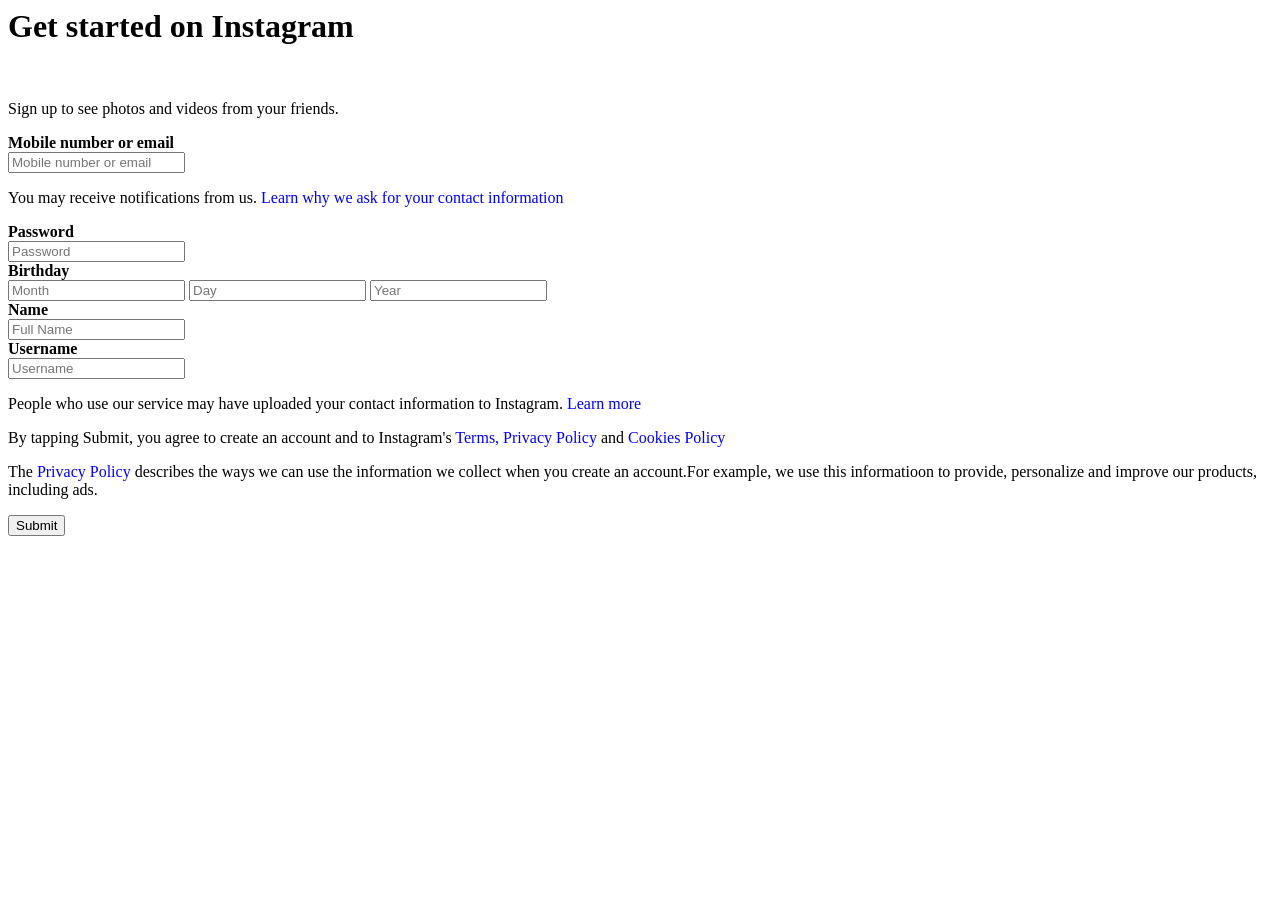
<file: bai3/dangkytaikhoaninstagram.html>
<html>
    <head>
        <title>Đăng ký tài khoản Instagram</title>
    </head>
    <body>
        <div>
            <h1>Get started on Instagram</h1><br>
            <p>Sign up to see photos and videos from your friends.</p>
        </div>

        <form>
            <div>
                <b>Mobile number or email</b><br>
                <input type="text" placeholder="Mobile number or email">
                <p>You may receive notifications from us.
                <font color="blue">Learn why we ask for your contact information</font></p>
            </div>

            <div>
                <b>Password</b><br>
                <input type="password" placeholder="Password">

            </div>

            <div>
                <b>Birthday</b><br>
                <input type="number" placeholder="Month">
                <input type="number" placeholder="Day">
                <input type="number" placeholder="Year">
            </div>

            <div>
                <b>Name</b><br>
                <input type="text" placeholder="Full Name">
            </div>

            <div>
                <b>Username</b><br>
                <input type="text" placeholder="Username">
            </div>

            <div>
                <p>People who use our service may have uploaded your contact information to Instagram.
                <font color="blue">Learn more</font></p>
                <p>By tapping Submit, you agree to create an account and to Instagram's
                <font color="blue">Terms, Privacy Policy</font> and
                <font color="blue">Cookies Policy</font></p>
                <p>The <font color="blue">Privacy Policy</font> describes the ways we can use the information we collect when you create an account.For example, we use this informatioon to provide, personalize and improve our products, including ads.</p>
            </div>
            <div>
                <input type="submit">
            </div>

        </form>
    </body>
</html>
</file>
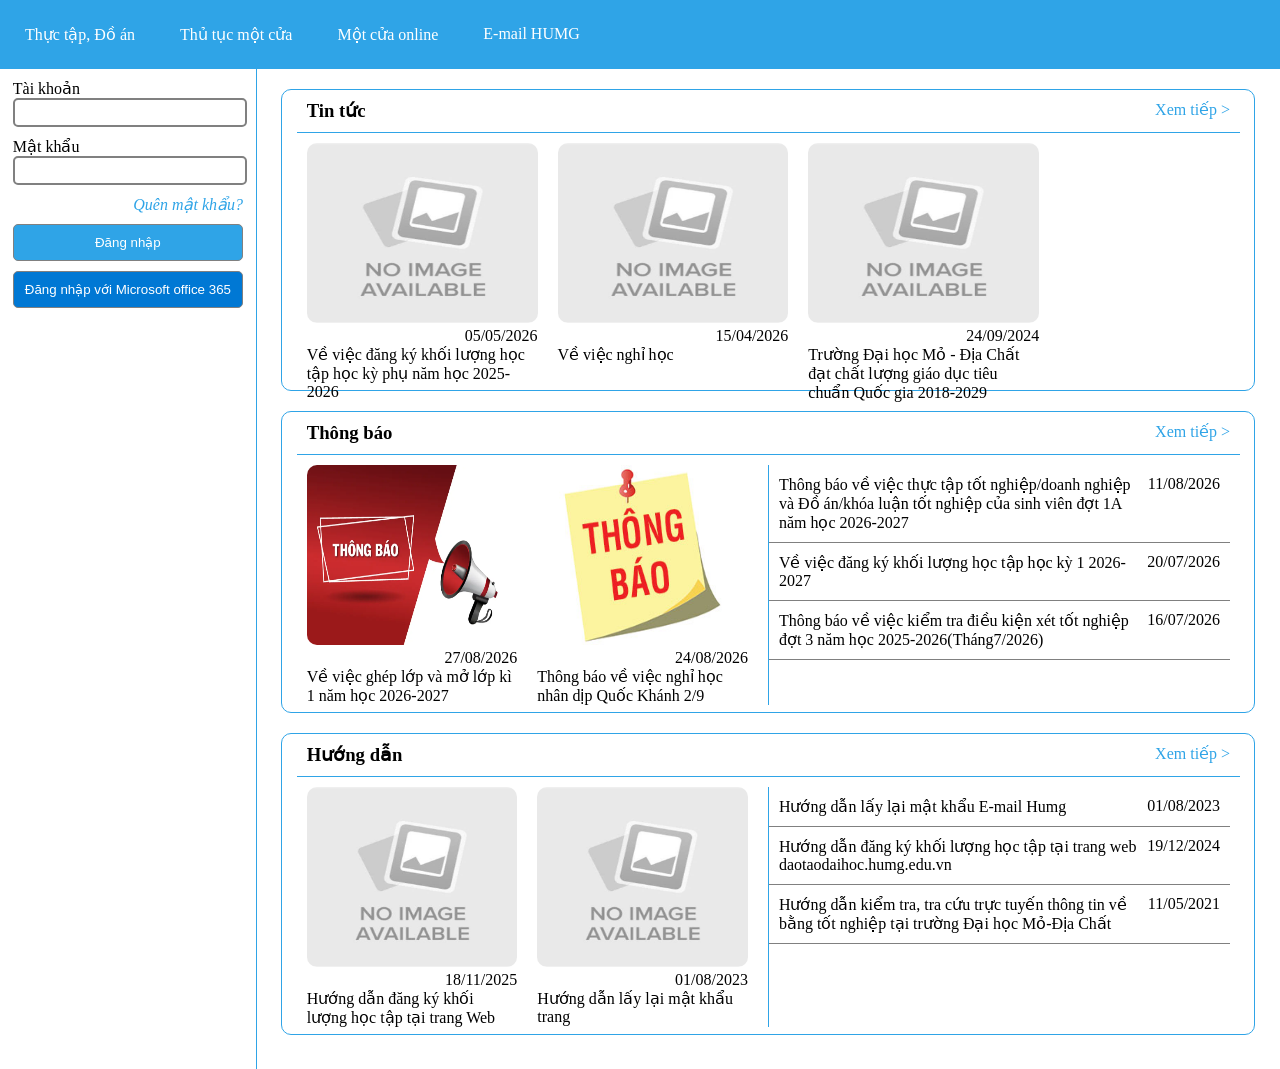
<file: bai5/daotaohumg.html>
<!DOCTYPE html>
<html lang="en">
<head>
    <meta charset="UTF-8">
    <meta name="viewport" content="width=device-width, initial-scale=1.0">
    <title>Dao tao HUMG</title>
    <style>
        body{
            margin: 0px;
        }
        .menu{
            background-color: #2fa4e7;
        }
        .danh-sach-muc{
            /*bỏ dấu chấm của list*/
            list-style: none;
            /* margin: xét khoảng cách giữa nhau */
            margin: 0;
            display: flex;
            /* padding: khoảng cách bên trong */
            padding: 10px;
            /* set các đối tượng bọc ở trong khối tự động cách nhau khoảng cách = giá trị truyền vào */
            gap: 15px;
        }
        .muc{
            color:white;
            /*font-weight:blod;*/
            /*background-color: red;*/
            padding: 15px;
        }
        a{
            color:white;
            /*để bỏ gạch chân của thẻ a dùng text-decoration*/
            text-decoration: none;
        }
        main{
            display: flex;
        }
        .khoi-trai{
            /* width: chiều rộng . Ở đây chiếm 20%*/
            width: 20%;
            /* height: chiều dài */
            height: 1000px;
            /* để vẽ viền ngăn cách khối trái vs khối phải dùng border
            border sẽ có 3 tham số(độ dày - loại đường viền - màu sắc) */
            border-right: 1px solid #2fa4e7;
        }
        input{
            width: 100%;
            padding: 5px 0;
            /* border-radius: bo tròn góc */
            border-radius: 5px;
            border: 2px solid gray;
        }
        .khoi-dang-nhap{
            /* background-color: gray; */
            width: 90%;
            height: 200px;
            /* nếu margin để auto sẽ căn đối tượng ra giữa */
            margin: 10px auto;
            display: flex;
            justify-content: center;
        }
        p{
            margin: 0px;
        }
        .quen-mk{
            display:flex;
            justify-content: flex-end;
        }
        .lien-ket-quen-mk{
            text-decoration: none;
            color: #2fa4e7;
        }
        .thong-tin{
            margin-bottom: 10px;
        }
        button{
            width: 100%;
            padding: 10px 0;
            margin-top: 10px;
            border-radius: 5px;
            border: 1px solid gray;
            color: white;
        }
        .dang-nhap{
            background-color: #2fa4e7;
        }
        .dang-nhap-365{
            background-color: #0078D4;
        }

        .khoi-phai{
            /* background-color: green; */
            width: 80%;
            height: 1000px;
        }
        .tin{
            width: 95%;
            height: 300px;
            margin: 20px auto;
            border: 1px solid #2fa4e7;
            border-radius: 10px;
        }
        .tin-tren{
            width: 95%;
            margin: auto;
            border-bottom: 1px solid #2fa4e7;
            display: flex;
            justify-content: space-between;
            padding: 10px;
        }
        h3{
            margin: 0;
        }
        .xem-tiep{
            color: #2fa4e7;
            text-decoration: none;
        }
        .danh-sach-tin{
            width: 95%;
            margin: auto;
            padding: 10px;
            display: flex;
        }
        .bai-viet{
            width: 25%;
            margin-right: 20px;
        }
        .bai-viet-khoi-anh{
            width: 100%;
        }
        .bai-viet-thoi-gian{
            display: flex;
            justify-content: flex-end;
        }
        img{
            width: 100%;
            height: 20vh;
            border-radius: 10px;
        }
        .xem-tiep{
            color: #2fa4e7;
            text-decoration: none;
        }
        .danh-sach-thong-bao{
            width: 95%;
            margin: auto;
            padding: 10px;
            display: flex;
        }
        .thong-bao{
            width: 50%;
            margin-right: 20px;
        }
        .bai-viet-tb{
            display:flex;
            border-right: 1px solid #2fa4e7;
            width:50%;
        }
        .chu{
            width: 50%;
            
        }
        .thong-bao-chu{
            margin: auto;
            border-bottom: 1px solid gray;
            display: flex;
            justify-content: space-between;
            padding: 10px;
        }
        .danh-sach-huong-dan{
            width: 95%;
            margin: auto;
            padding: 10px;
            display: flex;
        }
        .huong-dan{
            width: 50%;
            margin-right: 20px;
        }
        
    </style>
</head>
<body>
    <!-- Danh mục -->
    <nav class="menu">
        <ul class="danh-sach-muc">
             <li class="muc"><a href="#">Thực tập, Đồ án</a></li>
             <li class="muc"><a href="#">Thủ tục một cửa</a></li>
             <li class="muc"><a href="#">Một cửa online</a></li>
             <li class="muc"><a href="#">E-mail HUMG</a></li>
        </ul>
    </nav>
    <!-- Nội dung chính -->
     <main>
        <div class="khoi-trai">
            <div class="khoi-dang-nhap">
                <form action="">
                    <div class="thong-tin">
                        <p>Tài khoản</p>
                        <input type="text">
                    </div>
                    <div class="thong-tin">
                        <p>Mật khẩu</p>
                        <input type="password">
                    </div>
                    <div class="quen-mk">
                        <i>
                            <a class="lien-ket-quen-mk" href="#">Quên mật khẩu?</a>
                        </i>
                    </div>
                    <div class="chuc-nang-dang-nhap">
                        <button class="dang-nhap">Đăng nhập</button>
                        <button class="dang-nhap-365">Đăng nhập với Microsoft office 365</button>
                    </div>                
                </form>
            </div>
        </div>
        <!-- Bắt đầu khối trái -->
        <div class="khoi-phai">
            <!-- Tin tức -->
            <div class="tin">
                <!-- Tin trên -->
                <div class="tin-tren">
                    <h3 class="tieu-de">Tin tức</h3>
                    <p>
                        <a class="xem-tiep" href="#">Xem tiếp ></a>
                    </p>
                </div>
                <!-- Danh sách tin -->
                 <div class="danh-sach-tin">
                    <div class="bai-viet">
                        <div class="bai-viet-khoi-anh">
                            <img src="../anh/anh-khong-ton-tai.jpg" alt="">
                        </div>
                        <div class="bai-viet-thoi-gian">
                            <p>05/05/2026</p>
                        </div>
                        <div class="bai-viet-noi-dung">
                            <p>Về việc đăng ký khối lượng học tập học kỳ phụ năm học 2025-2026</p>
                        </div>
                    </div>
                    <div class="bai-viet">
                        <div class="bai-viet-khoi-anh">
                            <img src="../anh/anh-khong-ton-tai.jpg" alt="">
                        </div>
                        <div class="bai-viet-thoi-gian">
                            <p>15/04/2026</p>
                        </div>
                        <div class="bai-viet-noi-dung">
                            <p>Về việc nghỉ học</p>
                        </div>
                    </div>
                    <div class="bai-viet">
                        <div class="bai-viet-khoi-anh">
                            <img src="../anh/anh-khong-ton-tai.jpg" alt="">
                        </div>
                        <div class="bai-viet-thoi-gian">
                            <p>24/09/2024</p>
                        </div>
                        <div class="bai-viet-noi-dung">
                            <p>Trường Đại học Mỏ - Địa Chất đạt chất lượng giáo dục tiêu chuẩn Quốc gia 2018-2029</p>
                        </div>
                    </div>
                </div>
            </div>
            <!-- Thông báo -->
            <div class="tin">
                <div class="tin-tren">
                    <h3 class="tieu-de">Thông báo</h3>
                    <p>
                        <a class="xem-tiep" href="#">Xem tiếp ></a>
                    </p>
                </div>
                <!-- Danh sách thông báo -->
                <div class="danh-sach-thong-bao">
                    <div class="bai-viet-tb">
                     <div class="thong-bao">
                        <div class="bai-viet-khoi-anh">
                            <img src="../anh/tải xuống.webp" alt="">
                        </div>
                        <div class="bai-viet-thoi-gian">
                            <p>27/08/2026</p>
                        </div>
                        <div class="bai-viet-noi-dung">
                            <p>Về việc ghép lớp và mở lớp kì 1 năm học 2026-2027</p>
                        </div>
                    </div>
                    <div class="thong-bao">
                        <div class="bai-viet-khoi-anh">
                            <img src="../anh/tải xuống.jpg" alt="">
                        </div>
                        <div class="bai-viet-thoi-gian">
                            <p>24/08/2026</p>
                        </div>
                        <div class="bai-viet-noi-dung">
                            <p>Thông báo về việc nghỉ học nhân dịp Quốc Khánh 2/9</p>
                        </div>
                    </div>
                    </div>
                    <div class="chu">
                        <div class="thong-bao-chu">
                            <p>Thông báo về việc thực tập tốt nghiệp/doanh nghiệp và Đồ án/khóa luận tốt nghiệp của sinh viên đợt 1A năm học 2026-2027</p>
                            <p>11/08/2026</p>
                        </div>
                        <div class="thong-bao-chu">
                            <P>Về việc đăng ký khối lượng học tập học kỳ 1 2026-2027</P>
                            <p>20/07/2026</p>
                        </div>
                        <div class="thong-bao-chu">
                            <p>Thông báo về việc kiểm tra điều kiện xét tốt nghiệp đợt 3 năm học 2025-2026(Tháng7/2026)</p>
                            <p>16/07/2026</p>
                        </div>
                    </div>
                </div>
            </div>
            <!-- Hướng dẫn -->
            <div class="tin">
                <div class="tin-tren">
                <h3 class="tieu-de">Hướng dẫn</h3>
                <p>
                    <a class="xem-tiep" href="#">Xem tiếp ></a>
                </p>
            </div>
            <!-- Danh sách hướng dẫn -->
                <div class="danh-sach-huong-dan">
                    <div class="bai-viet-tb">
                     <div class="huong-dan">
                        <div class="bai-viet-khoi-anh">
                            <img src="../anh/anh-khong-ton-tai.jpg" alt="">
                        </div>
                        <div class="bai-viet-thoi-gian">
                            <p>18/11/2025</p>
                        </div>
                        <div class="bai-viet-noi-dung">
                            <p>Hướng dẫn đăng ký khối lượng học tập tại trang Web</p>
                        </div>
                    </div>
                    <div class="huong-dan">
                        <div class="bai-viet-khoi-anh">
                            <img src="../anh/anh-khong-ton-tai.jpg" alt="">
                        </div>
                        <div class="bai-viet-thoi-gian">
                            <p>01/08/2023</p>
                        </div>
                        <div class="bai-viet-noi-dung">
                            <p>Hướng dẫn lấy lại mật khẩu trang</p>
                        </div>
                    </div>
                    </div>
                    <div class="chu">
                        <div class="thong-bao-chu">
                            <p>Hướng dẫn lấy lại mật khẩu E-mail Humg</p>
                            <p>01/08/2023</p>
                        </div>
                        <div class="thong-bao-chu">
                            <p>Hướng dẫn đăng ký khối lượng học tập tại trang web daotaodaihoc.humg.edu.vn</p>
                            <p>19/12/2024</p>
                        </div>
                        <div class="thong-bao-chu">
                            <p>Hướng dẫn kiểm tra, tra cứu trực tuyến thông tin về bằng tốt nghiệp tại trường Đại học Mỏ-Địa Chất</p>
                            <p>11/05/2021</p>
                        </div>
                    </div>
                </div>
            </div>  
        </div>
     <!-- Kết thúc khối trái -->
     </main>
</body>
</html>
</file>
<file: bai4/style.css>
h4{
    color:red;
    background-color:yellow;
}
</file>
<file: bai5/style.css>
#tieude-1{
    color: red;
    background-color: yellow;
}

.tieude-2{
    color: green;
    background-color: lightgray;
}

div.Web4{
    color: red;
    background-color: blue;
}

/* div{
    margin:20px; /* Khoảng cách từ viền ngoài của div đến các phần tử xung quanh */
    width:300px;
    height:200px;
    padding:50px; /* Khoảng cách từ nội dung đến viền */
    border:15px solid green; /* Độ dày và màu sắc của viền */
    background-color: lightgray; /* Màu nền của div */
    display:inline-block; /* Hiển thị div theo dạng khối nhưng vẫn cho phép các phần tử khác nằm cạnh */
} */
</file>
<file: Nexflix/style.css>
body{
    background-color: #1C1B20;
    color: white;
    margin: 0;
}
header{
    display: flex;
    justify-content: space-between;
    padding: 0 20px;
    align-items: center;
    background-color: black;
}

.danh-sach-muc{
    list-style: none;
    display: flex;
    gap: 10px;
    padding: 0;
}
.lien-ket-muc{
    text-decoration: none;
    color: #BCBBBF;
}
.dang-chon{
    background-color: #4C4B51;
    color: white;
}
.muc{
    padding: 10px 20px;
    border-radius: 20px;
}
.logo{
    width:5%;
}
.avata{
    width: 40px;
    border-radius: 10px;
}
.muc:hover{
    background-color: grey;
}
.banner{
    width:90%;
    /* background-color: red; */
    margin: 20px auto;
}
.banner-img{
    width: 100%;
    border-radius:20px;
}
.the-loai{
    width: 90%;
    /* background-color: red; */
    margin: 10px auto;
}
.danh-sach-phim{
    display: flex;
    justify-content: space-between;
}
.phim{
    width: 19%;
    height: 20vh;
    /* background-color: blue; */
    img{
    width: 100%;
    border-radius: 20px;
    }
}
.nhan-vat{
    width: 90%;
    margin: 10px auto;
}
.danh-sach-nhan-vat{
    width: 100%;
    display: flex;
    justify-content: space-between;
}
.nv{
    gap: 20px;
    width: 19%;
    /* background-color: blue; */
    img{
    width: 100%;
    border-radius: 50%;
    }
}
.thong-tin{
    color:#BCBBBF;
}
.danh-sach-thong-tin{
    margin: 20px auto;
    list-style: none;
    display: flex;
    justify-content: space-around;
}
</file>
<file: thoikhoabieu/style.css>
body{
    padding: 25px;
}
.thoi-khoa-bieu{
    width: 100%;
    border-radius: 10px;
    height:1200px;
    border: 1px solid #2fa4d7;
    margin: auto;
    padding: 20px;
}
.tieu-de{
    display: flex;
    justify-content: space-between;
    margin-bottom: 15px;
    border-bottom: 1px solid #2fa4d7;
}
.khoi-trai{
    width: 50%
}
.thanh-cong-cu{
    display: flex;
    background-color: white;
    border-radius: 4px;
}
.nhom-1{
    gap: 15px;
    display: flex;
    width: 100%;
}
select{
    padding: 10px;
    border: 2px solid gray;
    border-radius: 10px;
    font-size: 15px;
    width: 100%;
}
.nhom-2{
    margin-top: 5px;
    display: flex;
    align-items: center;
    width: 200%;
    gap: 20px;
}
.khoi-phai{
    display: flex;
    align-items: center;
    gap: 15px;
    margin-left: auto;
    width:100%;
}
.nut-in{
    background-color: white;
    border: 2px solid #2fa4d7;
    border-radius: 10px;
    padding: 5px 15px;
    color:#2fa4d7;
}
.muc-chu-thich{
    display: flex;
    align-items:center;
    gap: 15px;
    font-size: 18px; 
}
.tim{
    width: 30px;
    height: 20px;
    background-color: purple;
    border-radius: 20%;
}
.vang{
    width: 30px;
    height: 20px;
    background-color: yellow;
    border-radius: 20%;
}
table{
    display: flex;
    align-items: center;
    width: 100%;
}
.tiet{
    background-color:#2fa4d7;
    color: white;
    width: 70px;
}
.gio{
    background-color:#2fa4d7;
    color: white;
    width: 70px;
}
.trong{
    height: 70px;
}
.mon-hoc{
    background-color:#94d1ec;
    border: 2px solid #2fa4d7;

}
</file>
